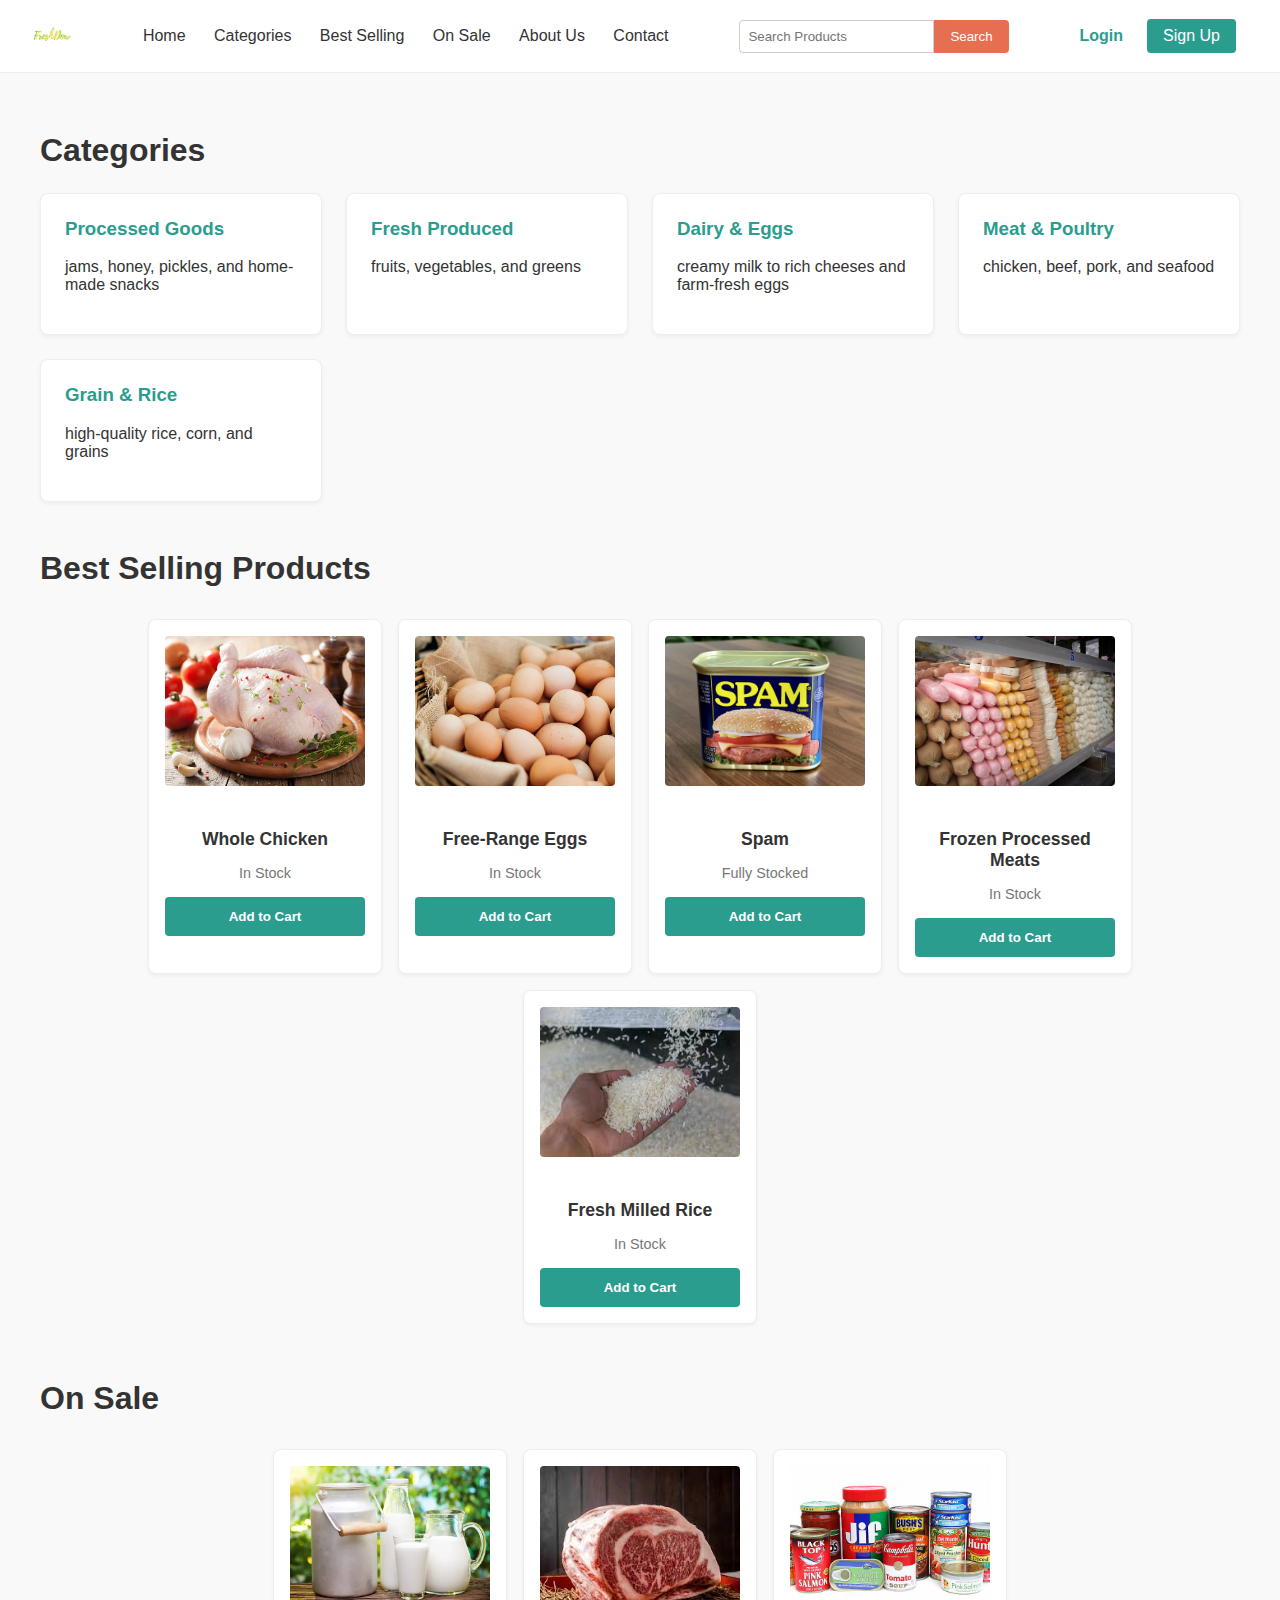
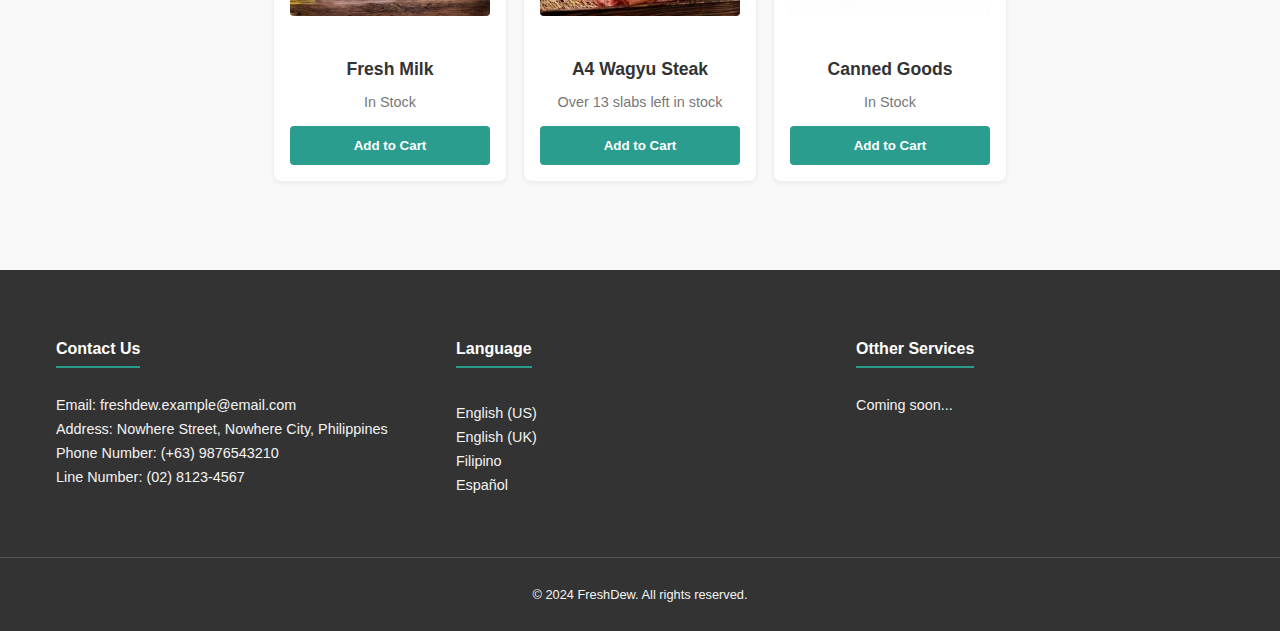
<file: index.html>
<!DOCTYPE html>
<html lang="en">
<head>
    <meta charset="UTF-8">
    <meta name="viewport" content="width=device-width, initial-scale=1.0">
    <title>FreshDew - Farm-Fresh Goods Delivery</title>
    <link rel="stylesheet" href="style.css">
</head>
<body>

    <header class="header">
        <div class="header-container">
            <a href="index.html" class="logo"><img src="images/FreshDew-NameLogo.png"></a>
            <nav class="nav-main">
                <a href="index.html">Home</a>
                <a href="index.html#categories">Categories</a>
                <a href="index.html#bestselling">Best Selling</a>
                <a href="index.html#onsale">On Sale</a>
                <a href="about.html">About Us</a>
                <a href="contact.html">Contact</a> </nav>
            <div class="search-bar">
                <input type="text" placeholder="Search Products">
                <button>Search</button>
            </div>
            <div class="nav-auth">
                <a href="login.html" class="login-btn">Login</a>
                <a href="signup.html" class="signup-btn">Sign Up</a>
            </div>
        </div>
    </header>

    <main class="container">
        <section id="categories" class="home-section">
            <h2>Categories</h2>
            <div id="category-grid" class="category-grid">
                <div class="category-card"><h3>Loading...</h3></div>
            </div>
        </section>

        <section id="bestselling" class="home-section">
            <h2>Best Selling Products</h2>
            <div id="bestselling-grid" class="product-grid">
                <p>Loading products...</p>
            </div>
        </section>

        <section id="onsale" class="home-section">
            <h2>On Sale</h2>
            <div id="onsale-grid" class="product-grid">
                <p>Loading products...</p>
            </div>
        </section>
    </main>

    <footer class="footer">
        <div class="footer-container">
            <div class="footer-section">
                <h4>Contact Us</h4>
                <p>Email: freshdew.example@email.com</p>
                <p>Address: Nowhere Street, Nowhere City, Philippines</p>
                <p>Phone Number: (+63) 9876543210</p>
                <p>Line Number: (02) 8123-4567</p>
            </div>
            <div class="footer-section">
                <h4>Language</h4>
                <ul class="language-list">
                    <li>English (US)</li>
                    <li>English (UK)</li>
                    <li>Filipino</li>
                    <li>Español</li>
                </ul>
            </div>
            <div class="footer-section">
                <h4>Otther Services</h4>
                <p>Coming soon...</p>
            </div>
        </div>
        <div class="footer-bottom">
            <p>&copy; 2024 FreshDew. All rights reserved.</p>
        </div>
    </footer>

    <script>
        document.addEventListener("DOMContentLoaded", () => {
    
            // --- MOCK DATA (based on PDF mockups) ---
            const categories = [
              { id: 1, name: "Processed Goods", desc: "jams, honey, pickles, and home-made snacks" },
              { id: 2, name: "Fresh Produced", desc: "fruits, vegetables, and greens" },
              { id: 3, name: "Dairy & Eggs", desc: "creamy milk to rich cheeses and farm-fresh eggs" },
              { id: 4, name: "Meat & Poultry", desc: "chicken, beef, pork, and seafood" },
              { id: 5, name: "Grain & Rice", desc: "high-quality rice, corn, and grains" },
            ];
            
            const bestSelling = [
              { id: 101, name: "Whole Chicken", stock: "In Stock", image: "images/Whole Chicken.jpg" },
              { id: 102, name: "Free-Range Eggs", stock: "In Stock", image: "images/Free-Range Eggs.jpg" },
              { id: 103, name: "Spam", stock: "Fully Stocked", image: "images/Spam.webp" },
              { id: 104, name: "Frozen Processed Meats", stock: "In Stock", image: "images/Frozen Processed Meats.webp" },
              { id: 105, name: "Fresh Milled Rice", stock: "In Stock", image: "images/Fresh Milled Rice.jfif" },
            ];
            
            const onSale = [
              { id: 201, name: "Fresh Milk", stock: "In Stock", image: "images/Fresh Milk.jpg" },
              { id: 202, name: "A4 Wagyu Steak", stock: "Over 13 slabs left in stock", image: "images/A4 Wagyu Steak.jfif" },
              { id: 203, name: "Canned Goods", stock: "In Stock", image: "images/Canned Goods.jpg" },
            ];
        
        
            // --- Helper function to create a product card HTML string ---
            function createProductCard(product) {
                // Use a placeholder if the image is missing
                const placeholder = 'https://placehold.co/200x150/f0f0f0/ccc?text=FreshDew';
                return `
                    <div class="product-card">
                        <img 
                            src="${product.image}" 
                            alt="${product.name}" 
                            class="product-image"
                            onerror="this.src='${placeholder}'; this.onerror=null;"
                        >
                        <h4 class="product-title">${product.name}</h4>
                        <p class="product-stock">${product.stock}</p>
                        <button class="product-add-btn">Add to Cart</button>
                    </div>
                `;
            }
        
            // --- Helper function to create a category card HTML string ---
            function createCategoryCard(category) {
                return `
                    <div class="category-card">
                        <h3>${category.name}</h3>
                        <p>${category.desc}</p>
                    </div>
                `;
            }
        
            // --- Function to load all data onto the Home Page ---
            function loadHomePageData() {
                const categoryGrid = document.getElementById("category-grid");
                const bestsellingGrid = document.getElementById("bestselling-grid");
                const onsaleGrid = document.getElementById("onsale-grid");
        
                // Check if we are on the Home Page (by checking if the grids exist)
                if (categoryGrid && bestsellingGrid && onsaleGrid) {
                    
                    // 1. Load Categories
                    let categoryHTML = '';
                    categories.forEach(cat => {
                        categoryHTML += createCategoryCard(cat);
                    });
                    categoryGrid.innerHTML = categoryHTML;
        
                    // 2. Load Best Selling
                    let bestsellingHTML = '';
                    bestSelling.forEach(prod => {
                        bestsellingHTML += createProductCard(prod);
                    });
                    bestsellingGrid.innerHTML = bestsellingHTML;
        
                    // 3. Load On Sale
                    let onsaleHTML = '';
                    onSale.forEach(prod => {
                        onsaleHTML += createProductCard(prod);
                    });
                    onsaleGrid.innerHTML = onsaleHTML;
                }
            }
        
            // Run the function to load the data
            loadHomePageData();
            
        });
    </script>
</body>
</html>
</file>
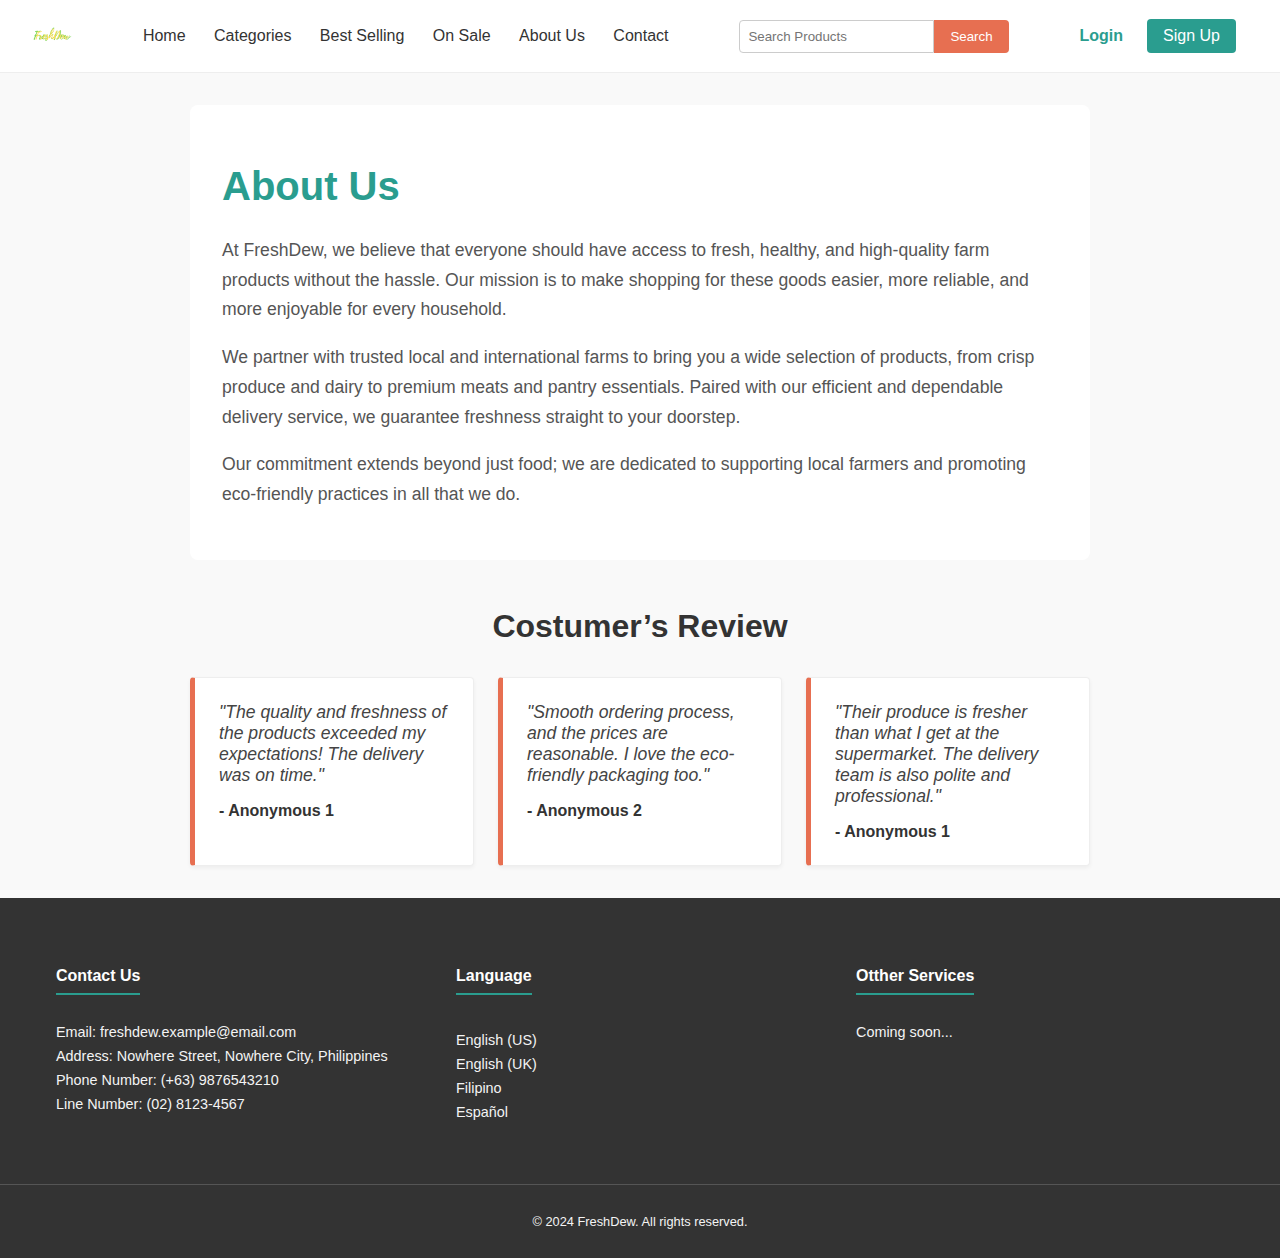
<file: about.html>
<!DOCTYPE html>
<html lang="en">
<head>
    <meta charset="UTF-8">
    <meta name="viewport" content="width=device-width, initial-scale=1.0">
    <title>About Us - FreshDew</title>
    <link rel="stylesheet" href="style.css">
</head>
<body>

    <header class="header">
        <div class="header-container">
            <a href="index.html" class="logo"><img src="images/FreshDew-NameLogo.png"></a>
            <nav class="nav-main">
                <a href="index.html">Home</a>
                <a href="index.html#categories">Categories</a>
                <a href="index.html#bestselling">Best Selling</a>
                <a href="index.html#onsale">On Sale</a>
                <a href="about.html">About Us</a>
                <a href="contact.html">Contact</a> </nav>
            <div class="search-bar">
                <input type="text" placeholder="Search Products">
                <button>Search</button>
            </div>
            <div class="nav-auth">
                <a href="login.html" class="login-btn">Login</a>
                <a href="signup.html" class="signup-btn">Sign Up</a>
            </div>
        </div>
    </header>

    <main class="container">
        <div class="about-container">
            <section class="about-mission">
                <h1>About Us</h1>
                <p>
                    At FreshDew, we believe that everyone should have access to fresh, 
                    healthy, and high-quality farm products without the hassle. Our 
                    mission is to make shopping for these goods easier, more reliable, 
                    and more enjoyable for every household.
                </p>
                <p>
                    We partner with trusted local and international farms to bring you 
                    a wide selection of products, from crisp produce and dairy to premium 
                    meats and pantry essentials. Paired with our efficient and dependable 
                    delivery service, we guarantee freshness straight to your doorstep.
                </p>
                <p>
                    Our commitment extends beyond just food; we are dedicated to supporting 
                    local farmers and promoting eco-friendly practices in all that we do.
                </p>
            </section>
    
            <section class="about-reviews">
                <h2>Costumer’s Review</h2>
                <div class="review-grid">
                    <div class="review-card">
                        <p class="review-quote">"The quality and freshness of the products exceeded my expectations! The delivery was on time."</p>
                        <span class="review-author">- Anonymous 1</span>
                    </div>
                    <div class="review-card">
                        <p class="review-quote">"Smooth ordering process, and the prices are reasonable. I love the eco-friendly packaging too."</p>
                        <span class="review-author">- Anonymous 2</span>
                    </div>
                    <div class="review-card">
                        <p class="review-quote">"Their produce is fresher than what I get at the supermarket. The delivery team is also polite and professional."</p>
                        <span class="review-author">- Anonymous 1</span>
                    </div>
                </div>
            </section>
        </div>
    </main>

    <footer class="footer">
        <div class="footer-container">
            <div class="footer-section">
                <h4>Contact Us</h4>
                <p>Email: freshdew.example@email.com</p>
                <p>Address: Nowhere Street, Nowhere City, Philippines</p>
                <p>Phone Number: (+63) 9876543210</p>
                <p>Line Number: (02) 8123-4567</p>
            </div>
            <div class="footer-section">
                <h4>Language</h4>
                <ul class="language-list">
                    <li>English (US)</li>
                    <li>English (UK)</li>
                    <li>Filipino</li>
                    <li>Español</li>
                </ul>
            </div>
            <div class="footer-section">
                <h4>Otther Services</h4>
                <p>Coming soon...</p>
            </div>
        </div>
        <div class="footer-bottom">
            <p>&copy; 2024 FreshDew. All rights reserved.</p>
        </div>
    </footer>

</body>
</html>
</file>
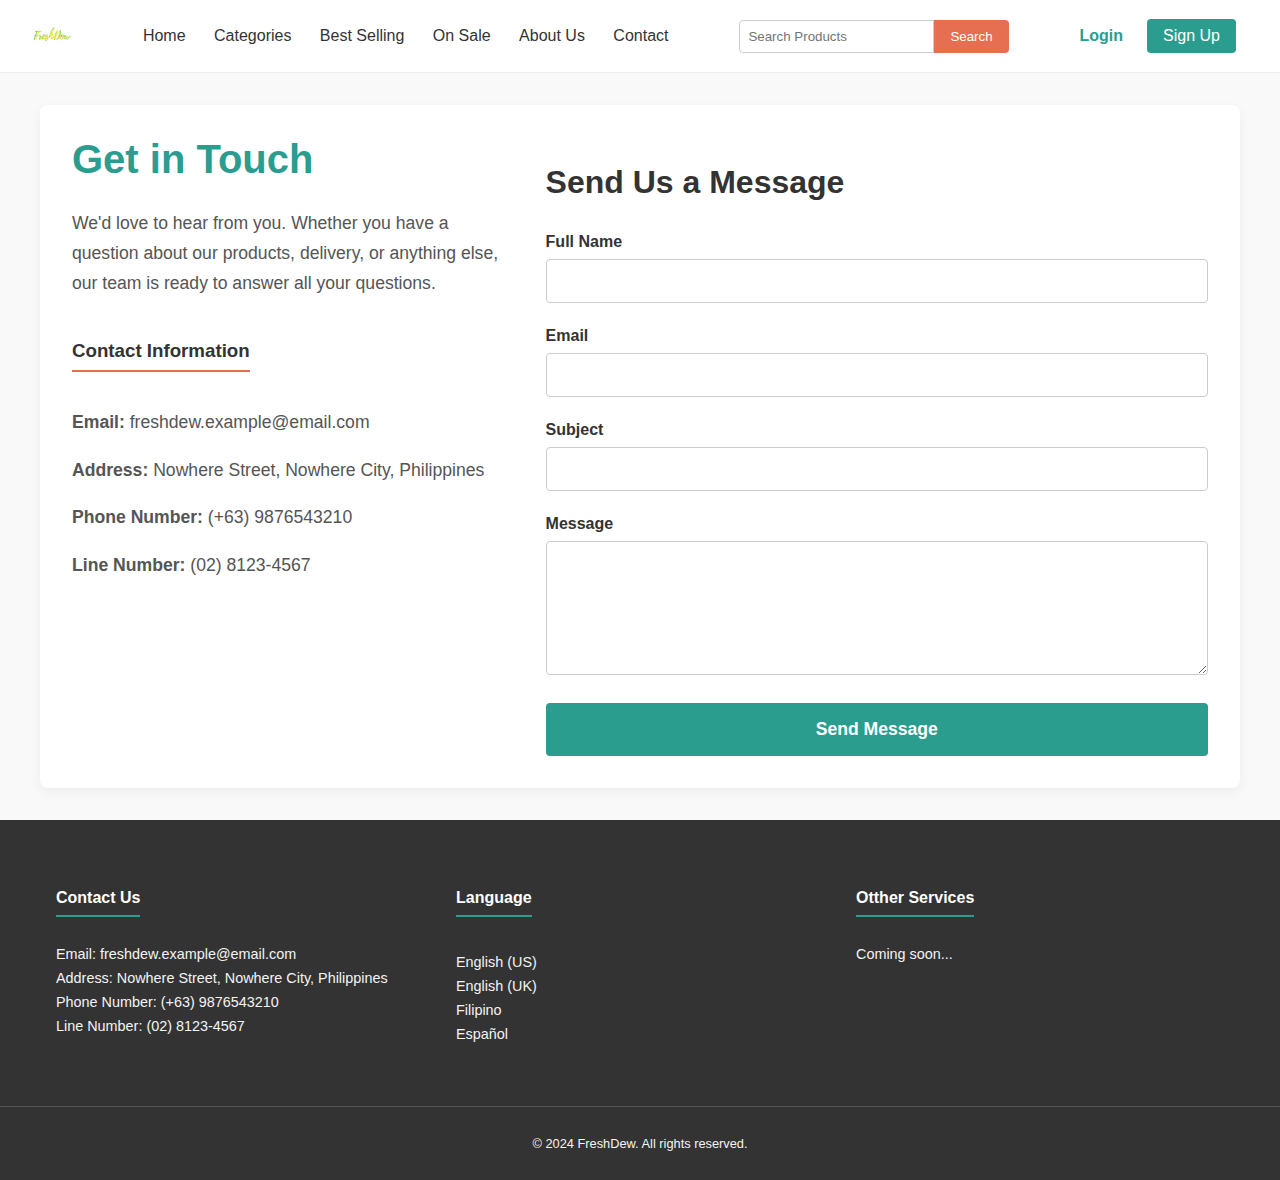
<file: contact.html>
<!DOCTYPE html>
<html lang="en">
<head>
    <meta charset="UTF-8">
    <meta name="viewport" content="width=device-width, initial-scale=1.0">
    <title>Contact Us - FreshDew</title>
    <link rel="stylesheet" href="style.css">
</head>
<body>

    <!-- ======== HEADER ======== -->
    <header class="header">
        <div class="header-container">
            <a href="index.html" class="logo"><img src="images/FreshDew-NameLogo.png"></a>
            <nav class="nav-main">
                <a href="index.html">Home</a>
                <a href="index.html#categories">Categories</a>
                <a href="index.html#bestselling">Best Selling</a>
                <a href="index.html#onsale">On Sale</a>
                <a href="about.html">About Us</a>
                <a href="contact.html">Contact</a> <!-- New link -->
            </nav>
            <div class="search-bar">
                <input type="text" placeholder="Search Products">
                <button>Search</button>
            </div>
            <div class="nav-auth">
                <!-- This part would be dynamic in PHP, but is static in HTML -->
                <a href="login.html" class="login-btn">Login</a>
                <a href="signup.html" class="signup-btn">Sign Up</a>
            </div>
        </div>
    </header>

    <!-- ======== MAIN CONTENT ======== -->
    <main class="container">
        <div class="contact-container">
            <div class="contact-info">
                <h1>Get in Touch</h1>
                <p>We'd love to hear from you. Whether you have a question about our products, delivery, or anything else, our team is ready to answer all your questions.</p>
                
                <h3>Contact Information</h3>
                <p><strong>Email:</strong> freshdew.example@email.com</p>
                <p><strong>Address:</strong> Nowhere Street, Nowhere City, Philippines</p>
                <p><strong>Phone Number:</strong> (+63) 9876543210</p>
                <p><strong>Line Number:</strong> (02) 8123-4567</p>
            </div>

            <form class="contact-form" action="#" method="POST">
                <h2>Send Us a Message</h2>
                <div class="form-group">
                    <label for="name">Full Name</label>
                    <input type="text" id="name" name="name" required>
                </div>
                <div class="form-group">
                    <label for="email">Email</label>
                    <input type="email" id="email" name="email" required>
                </div>
                <div class="form-group">
                    <label for="subject">Subject</label>
                    <input type="text" id="subject" name="subject" required>
                </div>
                <div class="form-group">
                    <label for="message">Message</label>
                    <textarea id="message" name="message" rows="6" required></textarea>
                </div>
                <button type="submit" class="login-submit-btn">Send Message</button>
            </form>
        </div>
    </main>

    <!-- ======== FOOTER ======== -->
    <footer class="footer">
        <div class="footer-container">
            <div class="footer-section">
                <h4>Contact Us</h4>
                <p>Email: freshdew.example@email.com</p>
                <p>Address: Nowhere Street, Nowhere City, Philippines</p>
                <p>Phone Number: (+63) 9876543210</p>
                <p>Line Number: (02) 8123-4567</p>
            </div>
            <div class="footer-section">
                <h4>Language</h4>
                <ul class="language-list">
                    <li>English (US)</li>
                    <li>English (UK)</li>
                    <li>Filipino</li>
                    <li>Español</li>
                </ul>
            </div>
            <div class="footer-section">
                <h4>Otther Services</h4>
                <p>Coming soon...</p>
            </div>
        </div>
        <div class="footer-bottom">
            <p>&copy; 2024 FreshDew. All rights reserved.</p>
        </div>
    </footer>

</body>
</html>
</file>
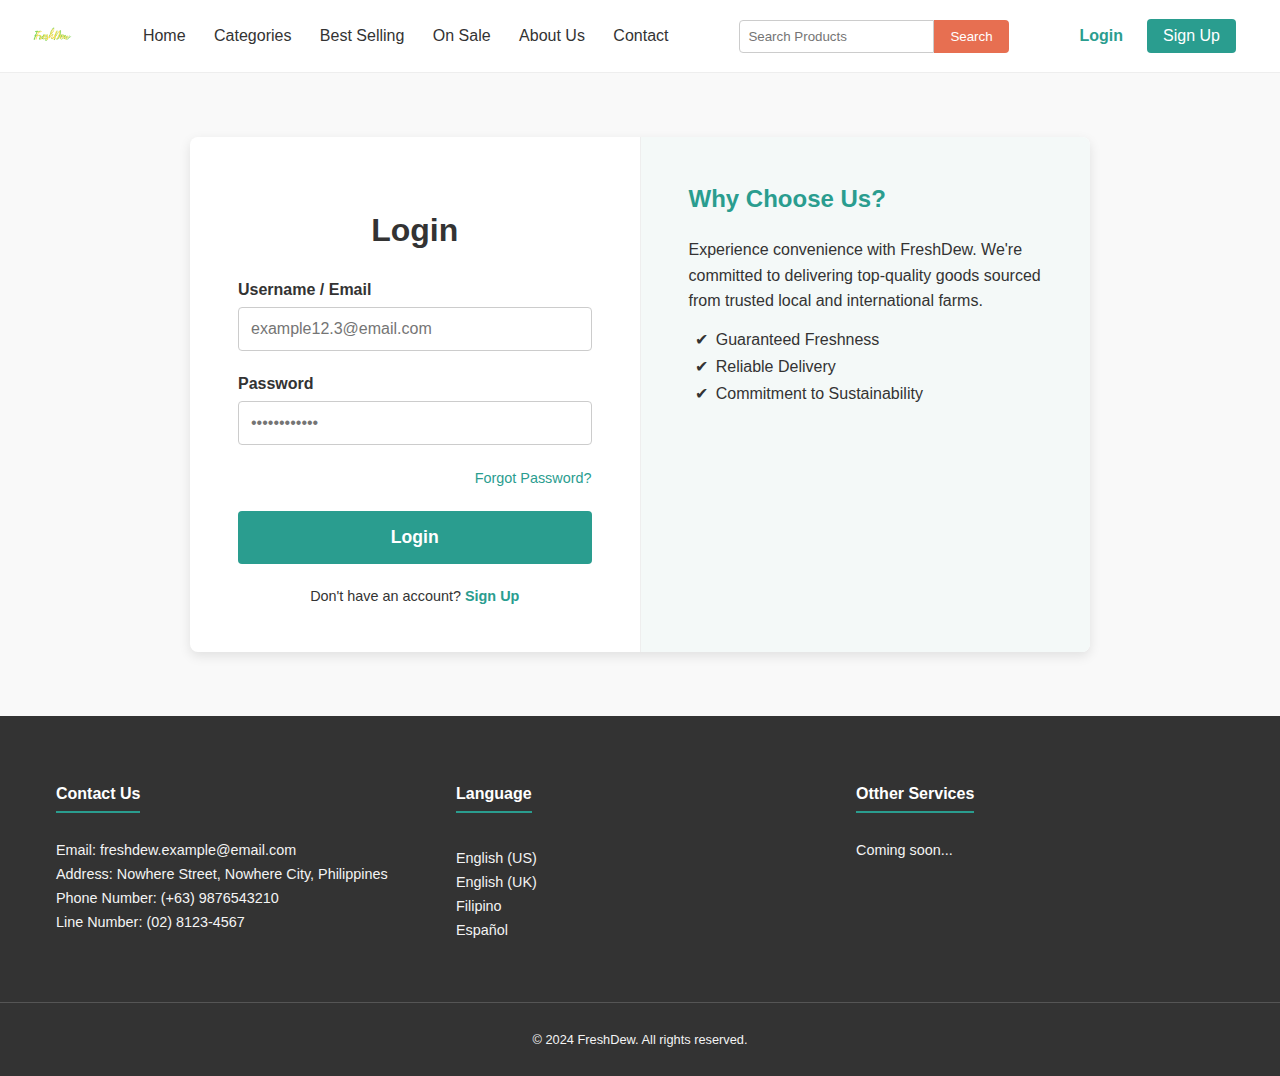
<file: login.html>
<!DOCTYPE html>
<html lang="en">
<head>
    <meta charset="UTF-8">
    <meta name="viewport" content="width=device-width, initial-scale=1.0">
    <title>Login - FreshDew</title>
    <link rel="stylesheet" href="style.css">
</head>
<body>

    <header class="header">
        <div class="header-container">
            <a href="index.html" class="logo"><img src="images/FreshDew-NameLogo.png"></a>
            <nav class="nav-main">
                <a href="index.html">Home</a>
                <a href="index.html#categories">Categories</a>
                <a href="index.html#bestselling">Best Selling</a>
                <a href="index.html#onsale">On Sale</a>
                <a href="about.html">About Us</a>
                <a href="contact.html">Contact</a> </nav>
            <div class="search-bar">
                <input type="text" placeholder="Search Products">
                <button>Search</button>
            </div>
            <div class="nav-auth">
                <a href="login.html" class="login-btn">Login</a>
                <a href="signup.html" class="signup-btn">Sign Up</a>
            </div>
        </div>
    </header>

    <main>
        <div class="login-page">
            <div class="login-container">
                
                <form class="login-form" method="POST" action="login.php">
                    <h2>Login</h2>

                    <div class="form-group">
                        <label for="username">Username / Email</label>
                        <input type="text" id="username" name="username" placeholder="example12.3@email.com">
                    </div>
                    <div class="form-group">
                        <label for="password">Password</label>
                        <input type="password" id="password" name="password" placeholder="••••••••••••">
                    </div>
                    <div class="form-options">
                        <a href="#">Forgot Password?</a>
                    </div>
                    <button type="submit" class="login-submit-btn">Login</button>
                    <div class="form-redirect">
                        <p>Don't have an account? <a href="signup.html">Sign Up</a></p>
                    </div>
                </form>
                
                <div class="why-choose-us">
                    <h3>Why Choose Us?</h3>
                    <p>
                        Experience convenience with FreshDew. We're committed to delivering 
                        top-quality goods sourced from trusted local and international farms.
                    </p>
                    <ul>
                        <li>Guaranteed Freshness</li>
                        <li>Reliable Delivery</li>
                        <li>Commitment to Sustainability</li>
                    </ul>
                </div>
            </div>
        </div>
    </main>

    <footer class="footer">
        <div class="footer-container">
            <div class="footer-section">
                <h4>Contact Us</h4>
                <p>Email: freshdew.example@email.com</p>
                <p>Address: Nowhere Street, Nowhere City, Philippines</p>
                <p>Phone Number: (+63) 9876543210</p>
                <p>Line Number: (02) 8123-4567</p>
            </div>
            <div class="footer-section">
                <h4>Language</h4>
                <ul class="language-list">
                    <li>English (US)</li>
                    <li>English (UK)</li>
                    <li>Filipino</li>
                    <li>Español</li>
                </ul>
            </div>
            <div class="footer-section">
                <h4>Otther Services</h4>
                <p>Coming soon...</p>
            </div>
        </div>
        <div class="footer-bottom">
            <p>&copy; 2024 FreshDew. All rights reserved.</p>
        </div>
    </footer>

</body>
</html>
</file>
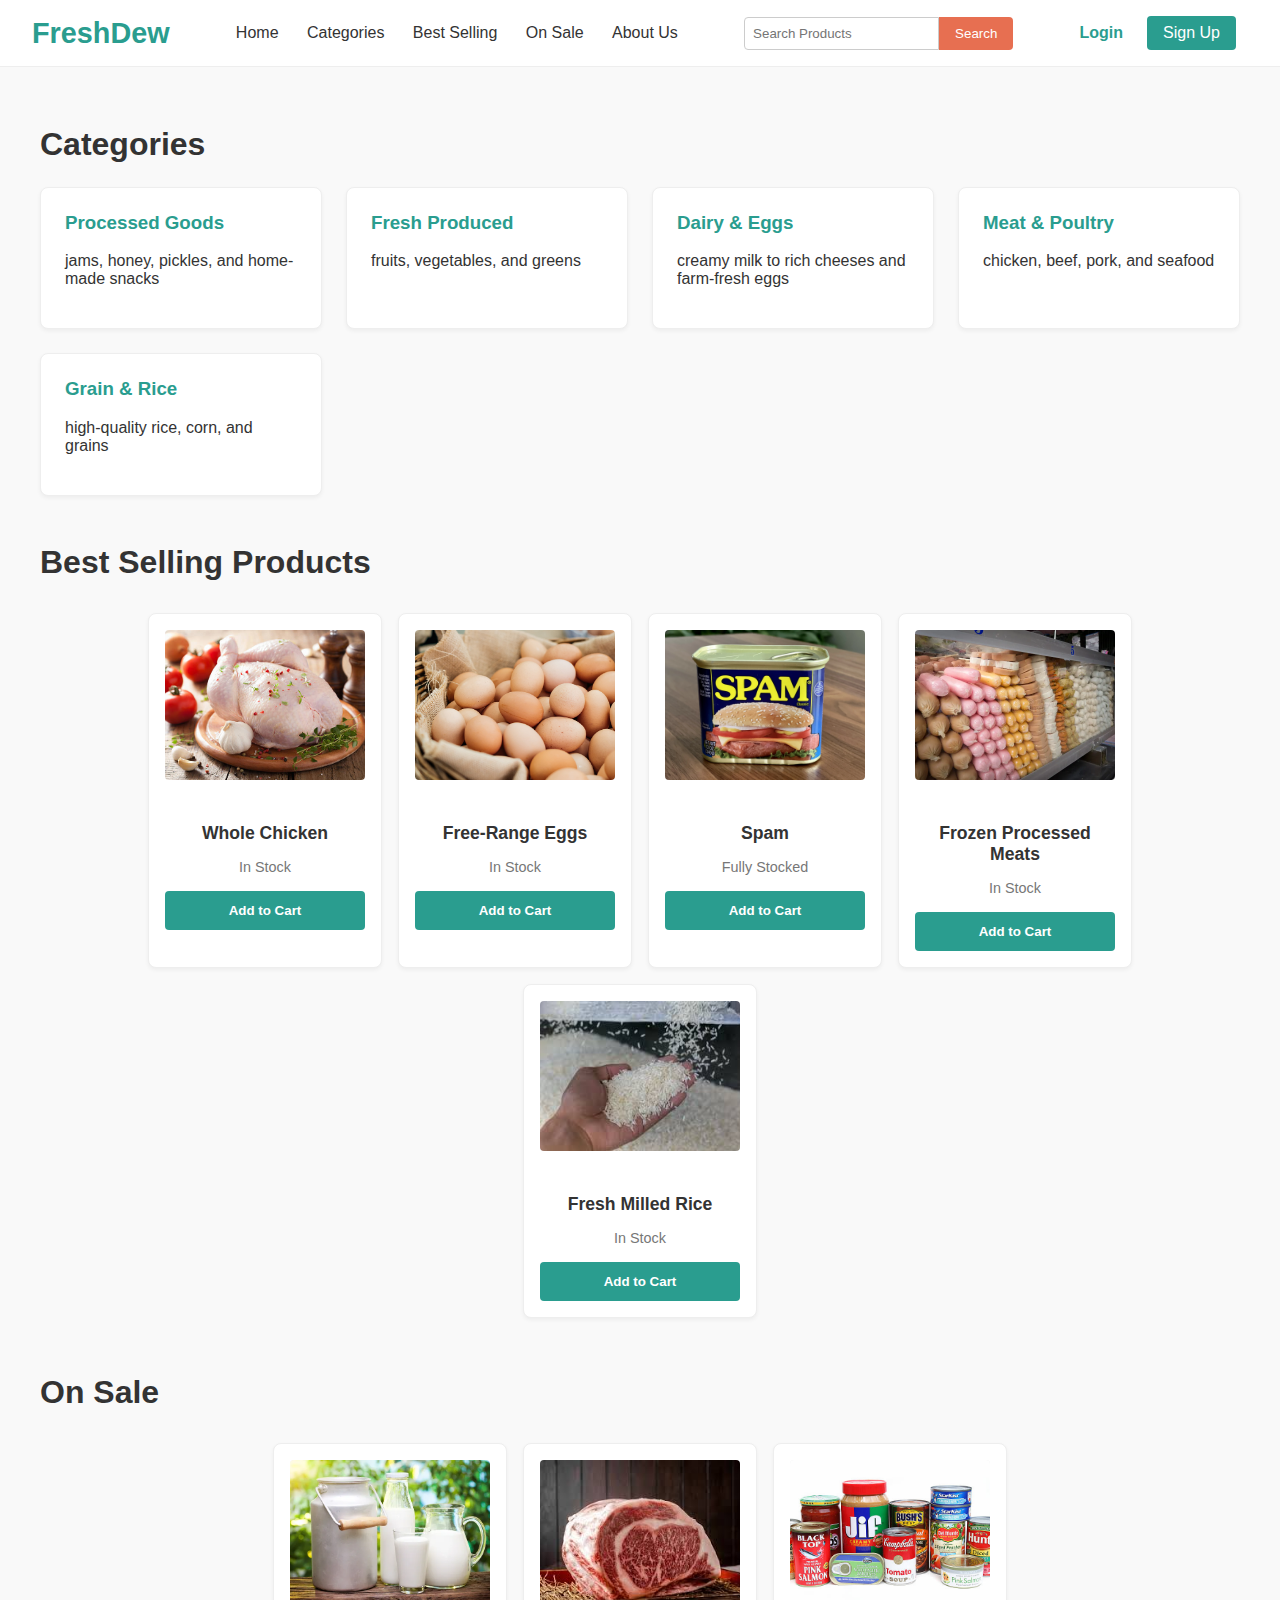
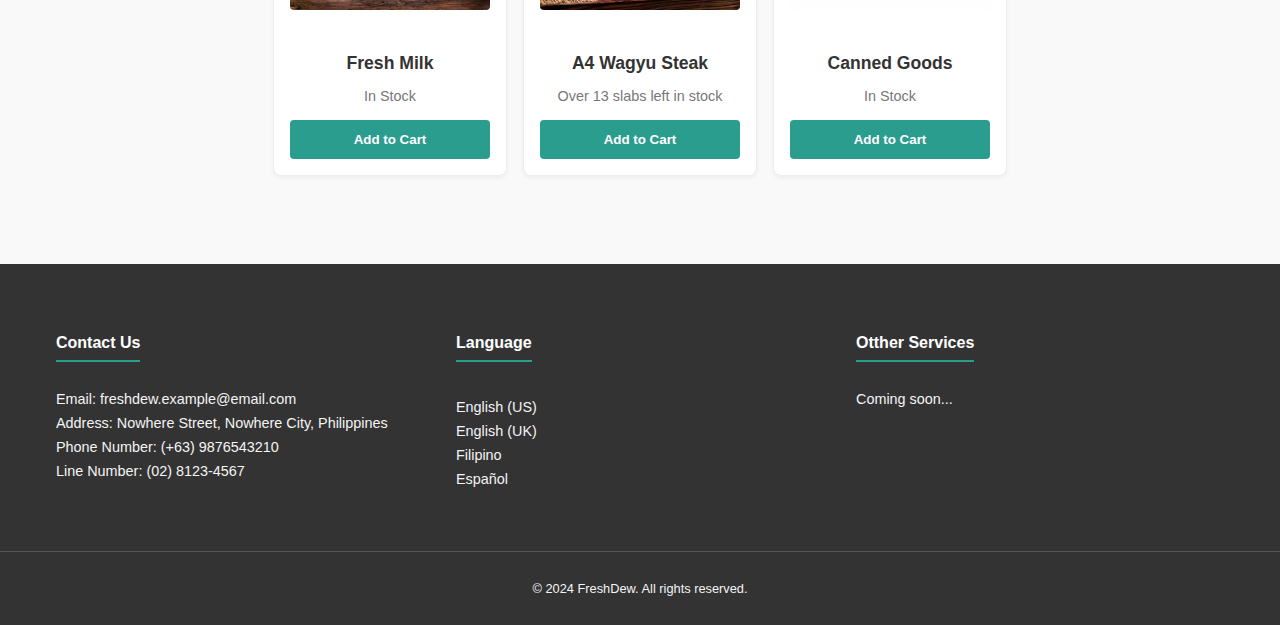
<file: main.html>
<!DOCTYPE html>
<html lang="en">
<head>
    <meta charset="UTF-8">
    <meta name="viewport" content="width=device-width, initial-scale=1.0">
    <title>FreshDew - Farm-Fresh Goods Delivery</title>
    <link rel="stylesheet" href="main.css">
</head>
<body>

    <!-- ======== HEADER (NOW DYNAMIC) ======== -->
    <header class="header">
        <div class="header-container">
            <a href="main.html" class="logo">FreshDew</a>
            <nav class="nav-main">
                <a href="main.html">Home</a>
                <a href="main.html#categories">Categories</a>
                <a href="main.html#bestselling">Best Selling</a>
                <a href="main.html#onsale">On Sale</a>
                <a href="about.html">About Us</a>
            </nav>
            <div class="search-bar">
                <input type="text" placeholder="Search Products">
                <button>Search</button>
            </div>
            <div class="nav-auth">
                                    <!-- User is logged out -->
                    <a href="login.html" class="login-btn">Login</a>
                    <a href="signup.html" class="signup-btn">Sign Up</a>
                            </div>
        </div>
    </header>

    <!-- ======== MAIN CONTENT ======== -->
    <main class="container">
        <section id="categories" class="home-section">
            <h2>Categories</h2>
            <div id="category-grid" class="category-grid">
                <!-- Categories will be loaded by JavaScript -->
            </div>
        </section>

        <section id="bestselling" class="home-section">
            <h2>Best Selling Products</h2>
            <div id="bestselling-grid" class="product-grid">
                <!-- Products will be loaded by JavaScript -->
            </div>
        </section>

        <section id="onsale" class="home-section">
            <h2>On Sale</h2>
            <div id="onsale-grid" class="product-grid">
                <!-- Products will be loaded by JavaScript -->
            </div>
        </section>
    </main>

    <!-- ======== FOOTER ======== -->
    <footer class="footer">
        <div class="footer-container">
            <div class="footer-section">
                <h4>Contact Us</h4>
                <p>Email: freshdew.example@email.com</p>
                <p>Address: Nowhere Street, Nowhere City, Philippines</p>
                <p>Phone Number: (+63) 9876543210</p>
                <p>Line Number: (02) 8123-4567</p>
            </div>
            <div class="footer-section">
                <h4>Language</h4>
                <ul class="language-list">
                    <li>English (US)</li>
                    <li>English (UK)</li>
                    <li>Filipino</li>
                    <li>Español</li>
                </ul>
            </div>
            <div class="footer-section">
                <h4>Otther Services</h4>
                <p>Coming soon...</p>
            </div>
        </div>
        <div class="footer-bottom">
            <p>&copy; 2024 FreshDew. All rights reserved.</p>
        </div>
    </footer>

    <!-- Link to JavaScript (no change needed here) -->
    <script>
        // Wait for the HTML document to be fully loaded before running script
document.addEventListener("DOMContentLoaded", () => {

    // --- MOCK DATA (based on PDF mockups) ---
    // In a real app, this would come from a database via an API
    
    const categories = [
      { id: 1, name: "Processed Goods", desc: "jams, honey, pickles, and home-made snacks" },
      { id: 2, name: "Fresh Produced", desc: "fruits, vegetables, and greens" },
      { id: 3, name: "Dairy & Eggs", desc: "creamy milk to rich cheeses and farm-fresh eggs" },
      { id: 4, name: "Meat & Poultry", desc: "chicken, beef, pork, and seafood" },
      { id: 5, name: "Grain & Rice", desc: "high-quality rice, corn, and grains" },
    ];
    
    const bestSelling = [
      { id: 101, name: "Whole Chicken", stock: "In Stock", image: "images/Whole Chicken.jpg" },
      { id: 102, name: "Free-Range Eggs", stock: "In Stock", image: "images/Free-Range Eggs.jpg" },
      { id: 103, name: "Spam", stock: "Fully Stocked", image: "images/Spam.webp" },
      { id: 104, name: "Frozen Processed Meats", stock: "In Stock", image: "images/Frozen Processed Meats.webp" },
      { id: 105, name: "Fresh Milled Rice", stock: "In Stock", image: "images/Fresh Milled Rice.jfif"},
    ];
    
    const onSale = [
      { id: 201, name: "Fresh Milk", stock: "In Stock", image: "images/Fresh Milk.jpg" },
      { id: 202, name: "A4 Wagyu Steak", stock: "Over 13 slabs left in stock", image: "images/A4 Wagyu Steak.jfif" },
      { id: 203, name: "Canned Goods", stock: "In Stock", image: "images/Canned Goods.jpg" },
    ];


    // --- Helper function to create a product card HTML string ---
    function createProductCard(product) {
        return `
            <div class="product-card">
                <img src="${product.image}" alt="${product.name}" class="product-image" onerror="this.src='https://placehold.co/200x150/f0f0f0/ccc?text=Image+Not+Found';">
                <h4 class="product-title">${product.name}</h4>
                <p class="product-stock">${product.stock}</p>
                <button class="product-add-btn">Add to Cart</button>
            </div>
        `;
    }

    // --- Helper function to create a category card HTML string ---
    function createCategoryCard(category) {
        return `
            <div class="category-card">
                <h3>${category.name}</h3>
                <p>${category.desc}</p>
            </div>
        `;
    }

    // --- Function to load all data onto the Home Page ---
    function loadHomePageData() {
        const categoryGrid = document.getElementById("category-grid");
        const bestsellingGrid = document.getElementById("bestselling-grid");
        const onsaleGrid = document.getElementById("onsale-grid");

        // Check if we are on the Home Page (by checking if the grids exist)
        if (categoryGrid && bestsellingGrid && onsaleGrid) {
            
            // 1. Load Categories
            let categoryHTML = '';
            categories.forEach(cat => {
                categoryHTML += createCategoryCard(cat);
            });
            categoryGrid.innerHTML = categoryHTML;

            // 2. Load Best Selling
            let bestsellingHTML = '';
            bestSelling.forEach(prod => {
                bestsellingHTML += createProductCard(prod);
            });
            bestsellingGrid.innerHTML = bestsellingHTML;

            // 3. Load On Sale
            let onsaleHTML = '';
            onSale.forEach(prod => {
                onsaleHTML += createProductCard(prod);
            });
            onsaleGrid.innerHTML = onsaleHTML;
        }
    }

    // Run the function to load the data
    loadHomePageData();
    
});
    </script>
</body>
</html>
</file>
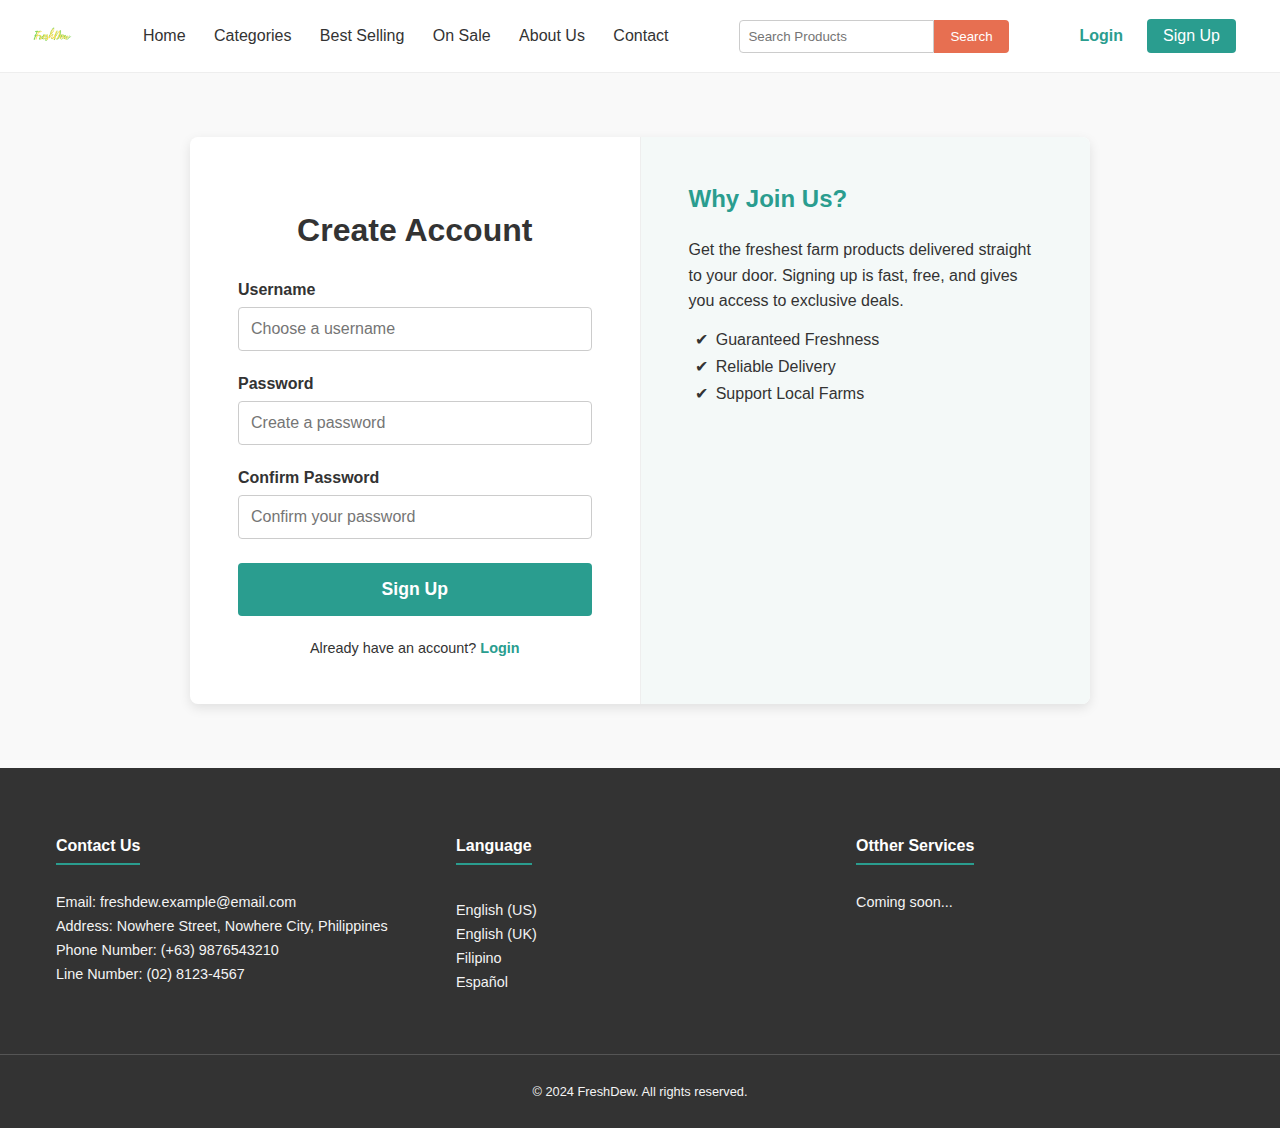
<file: signup.html>
<!DOCTYPE html>
<html lang="en">
<head>
    <meta charset="UTF-8">
    <meta name="viewport" content="width=device-width, initial-scale=1.0">
    <title>Sign Up - FreshDew</title>
    <link rel="stylesheet" href="style.css">
</head>
<body>

    <header class="header">
        <div class="header-container">
            <a href="index.html" class="logo"><img src="images/FreshDew-NameLogo.png"></a>
            <nav class="nav-main">
                <a href="index.html">Home</a>
                <a href="index.html#categories">Categories</a>
                <a href="index.html#bestselling">Best Selling</a>
                <a href="index.html#onsale">On Sale</a>
                <a href="about.html">About Us</a>
                <a href="contact.html">Contact</a> </nav>
            <div class="search-bar">
                <input type="text" placeholder="Search Products">
                <button>Search</button>
            </div>
            <div class="nav-auth">
                <a href="login.html" class="login-btn">Login</a>
                <a href="signup.html" class="signup-btn">Sign Up</a>
            </div>
        </div>
    </header>

    <main>
        <div class="login-page">
            <div class="login-container">
                
                <form class="login-form" method="POST" action="signup.php">
                    <h2>Create Account</h2>

                    <div class="form-group">
                        <label for="username">Username</label>
                        <input type="text" id="username" name="username" placeholder="Choose a username">
                    </div>
                    <div class="form-group">
                        <label for="password">Password</label>
                        <input type="password" id="password" name="password" placeholder="Create a password">
                    </div>
                    <div class="form-group">
                        <label for="confirm_password">Confirm Password</label>
                        <input type="password" id="confirm_password" name="confirm_password" placeholder="Confirm your password">
                    </div>

                    <button type="submit" class="login-submit-btn">Sign Up</button>

                    <div class="form-redirect">
                        <p>Already have an account? <a href="login.html">Login</a></p>
                    </div>
                </form>
                
                <div class="why-choose-us">
                    <h3>Why Join Us?</h3>
                    <p>
                        Get the freshest farm products delivered straight to your door. 
                        Signing up is fast, free, and gives you access to exclusive deals.
                    </p>
                    <ul>
                        <li>Guaranteed Freshness</li>
                        <li>Reliable Delivery</li>
                        <li>Support Local Farms</li>
                    </ul>
                </div>
            </div>
        </div>
    </main>

    <footer class="footer">
        <div class="footer-container">
            <div class="footer-section">
                <h4>Contact Us</h4>
                <p>Email: freshdew.example@email.com</p>
                <p>Address: Nowhere Street, Nowhere City, Philippines</p>
                <p>Phone Number: (+63) 9876543210</p>
                <p>Line Number: (02) 8123-4567</p>
            </div>
            <div class="footer-section">
                <h4>Language</h4>
                <ul class="language-list">
                    <li>English (US)</li>
                    <li>English (UK)</li>
                    <li>Filipino</li>
                    <li>Español</li>
                </ul>
            </div>
            <div class="footer-section">
                <h4>Otther Services</h4>
                <p>Coming soon...</p>
            </div>
        </div>
        <div class="footer-bottom">
            <p>&copy; 2024 FreshDew. All rights reserved.</p>
        </div>
    </footer>

</body>
</html>
</file>
<file: style.css>
/* ======== GLOBAL STYLES ======== */
body {
    margin: 0;
    font-family: -apple-system, BlinkMacSystemFont, 'Segoe UI', 'Roboto', 'Oxygen',
      'Ubuntu', 'Cantarell', 'Fira Sans', 'Droid Sans', 'Helvetica Neue',
      sans-serif;
    -webkit-font-smoothing: antialiased;
    -moz-osx-font-smoothing: grayscale;
    background-color: #f9f9f9;
    color: #333;
    display: flex;
    flex-direction: column;
    min-height: 100vh;
}
  
main {
    flex-grow: 1;
}

.container {
    max-width: 1200px;
    margin: 0 auto;
    padding: 2rem 1rem;
}
  
/* ======== HEADER ======== */
.header {
    background-color: #fff;
    border-bottom: 1px solid #eee;
    padding: 1rem 2rem;
}
  
.header-container {
    display: flex;
    align-items: center;
    justify-content: space-between;
    max-width: 1400px;
    margin: 0 auto;
}
  
/* === LOGO STYLES (UPDATED FOR IMAGE) === */
.logo {
    /* This makes sure the link itself doesn't have extra space */
    display: flex; 
    align-items: center;
}

.logo img {
    height: 40px; /* Adjust this value to size your logo */
    width: auto;  /* Maintains aspect ratio */
    object-fit: contain; /* Prevents stretching */
}
  
.nav-main a, .nav-auth a {
    margin: 0 0.75rem;
    text-decoration: none;
    color: #333;
    font-weight: 500;
}

.nav-main a:hover, .nav-auth a:hover, .nav-main a.active {
    color: #2a9d8f;
}
  
.search-bar {
    display: flex;
}
  
.search-bar input {
    padding: 0.5rem;
    border: 1px solid #ccc;
    border-radius: 4px 0 0 4px;
}
  
.search-bar button {
    padding: 0.5rem 1rem;
    border: none;
    background-color: #e76f51; /* Accent color */
    color: white;
    border-radius: 0 4px 4px 0;
    cursor: pointer;
}
  
.nav-auth {
    display: flex;
    align-items: center;
}

.nav-auth .login-btn {
    color: #2a9d8f;
    font-weight: bold;
}
  
.nav-auth .signup-btn {
    background-color: #2a9d8f;
    color: white;
    padding: 0.5rem 1rem;
    border-radius: 4px;
}

.nav-auth .signup-btn:hover {
    background-color: #248a7f;
    color: white;
}

.nav-auth .welcome-msg {
    margin: 0 1rem;
    color: #555;
    font-weight: bold;
}

/* ======== FOOTER ======== */
.footer {
    background-color: #333;
    color: #f4f4f4;
    padding: 2rem 0 1rem;
    margin-top: auto; /* Pushes footer to bottom */
}
  
.footer-container {
    display: flex;
    justify-content: space-around;
    max-width: 1200px;
    margin: 0 auto;
    padding: 0 1rem;
    flex-wrap: wrap;
}
  
.footer-section {
    flex: 1;
    min-width: 250px;
    margin: 1rem;
}
  
.footer-section h4 {
    color: #fff;
    border-bottom: 2px solid #2a9d8f; /* Fresh green */
    padding-bottom: 0.5rem;
    display: inline-block;
}
  
.footer-section p {
    margin: 0.5rem 0;
    font-size: 0.9rem;
}
  
.language-list {
    list-style: none;
    padding: 0;
}
  
.language-list li {
    margin: 0.5rem 0;
    font-size: 0.9rem;
    cursor: pointer;
}
  
.language-list li:hover {
    color: #2a9d8f;
}
  
.footer-bottom {
    text-align: center;
    margin-top: 2rem;
    padding-top: 1rem;
    border-top: 1px solid #555;
    font-size: 0.8rem;
}

/* ======== PRODUCT CARD (Reusable) ======== */
.product-card {
    border: 1px solid #eee;
    border-radius: 8px;
    background: #fff;
    padding: 1rem;
    margin: 0.5rem;
    width: 200px;
    text-align: center;
    box-shadow: 0 2px 4px rgba(0,0,0,0.05);
}
  
.product-image {
    width: 100%;
    height: 150px;
    object-fit: cover; /* This makes the image cover the space without stretching */
    border-radius: 4px;
    margin-bottom: 1rem;
    background-color: #f0f0f0; /* Fallback color while image loads */
}
  
.product-title {
    font-size: 1.1rem;
    color: #333;
    margin-bottom: 0.5rem;
}
  
.product-stock {
    font-size: 0.9rem;
    color: #777;
    margin-bottom: 1rem;
}
  
.product-add-btn {
    background-color: #2a9d8f;
    color: white;
    border: none;
    padding: 0.75rem 1rem;
    border-radius: 4px;
    cursor: pointer;
    font-weight: bold;
    width: 100%;
}
  
.product-add-btn:hover {
    background-color: #248a7f;
}

/* ======== HOME PAGE ======== */
.home-section {
    margin-bottom: 3rem;
}
  
.home-section h2 {
    font-size: 2rem;
    color: #333;
    margin-bottom: 1.5rem;
}
  
.category-grid {
    display: grid;
    grid-template-columns: repeat(auto-fit, minmax(250px, 1fr));
    gap: 1.5rem;
}
  
.category-card {
    background: #fff;
    border: 1px solid #eee;
    padding: 1.5rem;
    border-radius: 8px;
    box-shadow: 0 2px 4px rgba(0,0,0,0.05);
}
  
.category-card h3 {
    color: #2a9d8f;
    margin-top: 0;
}
  
.product-grid {
    display: flex;
    flex-wrap: wrap;
    justify-content: center; /* Center products */
}

/* ======== LOGIN & SIGNUP PAGES ======== */
.login-page {
    display: flex;
    justify-content: center;
    align-items: center;
    padding: 4rem 1rem;
}
  
.login-container {
    display: flex;
    max-width: 900px;
    background: #fff;
    border-radius: 8px;
    box-shadow: 0 4px 12px rgba(0,0,0,0.1);
    overflow: hidden;
}
  
.login-form {
    flex: 1;
    padding: 3rem;
}
  
.login-form h2 {
    text-align: center;
    font-size: 2rem;
    color: #333;
    margin-bottom: 2rem;
}

.login-error {
    background-color: #f8d7da;
    color: #721c24;
    border: 1px solid #f5c6cb;
    padding: 0.75rem 1.25rem;
    border-radius: 4px;
    margin-bottom: 1rem;
    text-align: center;
}

.login-success {
    background-color: #d4edda;
    color: #155724;
    border: 1px solid #c3e6cb;
    padding: 0.75rem 1.25rem;
    border-radius: 4px;
    margin-bottom: 1rem;
    text-align: center;
}
  
.form-group {
    margin-bottom: 1.5rem;
}
  
.form-group label {
    display: block;
    margin-bottom: 0.5rem;
    font-weight: 600;
}
  
.form-group input,
.form-group textarea {
    width: 100%;
    padding: 0.75rem;
    font-size: 1rem;
    border: 1px solid #ccc;
    border-radius: 4px;
    box-sizing: border-box; /* Ensures padding doesn't affect width */
    font-family: inherit;
}

.form-group textarea {
    resize: vertical;
}

.form-error {
    color: #721c24;
    font-size: 0.9rem;
    padding-top: 5px;
}

/* Highlight fields with errors */
.form-group.has-error input {
    border-color: #721c24;
}
  
.form-options {
    text-align: right;
    margin-bottom: 1.5rem;
}
  
.form-options a {
    color: #2a9d8f;
    text-decoration: none;
    font-size: 0.9rem;
}
  
.login-submit-btn {
    width: 100%;
    padding: 1rem;
    font-size: 1.1rem;
    font-weight: bold;
    color: white;
    background-color: #2a9d8f;
    border: none;
    border-radius: 4px;
    cursor: pointer;
}

.form-redirect {
    text-align: center;
    margin-top: 1.5rem;
}
.form-redirect p {
    margin: 0;
    font-size: 0.9rem;
}
.form-redirect a {
    color: #2a9d8f;
    font-weight: bold;
    text-decoration: none;
}
  
.why-choose-us {
    flex: 1;
    background-color: #f4f9f8;
    padding: 3rem;
    border-left: 1px solid #eee;
    min-width: 300px;
    box-sizing: border-box;
}
  
.why-choose-us h3 {
    color: #2a9d8f;
    font-size: 1.5rem;
    margin-top: 0;
}
  
.why-choose-us p {
    line-height: 1.6;
}
  
.why-choose-us ul {
    list-style: '✔';
    padding-left: 1.2rem;
}
  
.why-choose-us li {
    padding-left: 0.5rem;
    margin-bottom: 0.5rem;
}

/* ======== ABOUT PAGE ======== */
.about-container {
    max-width: 900px;
}
  
.about-mission {
    background: #fff;
    padding: 2rem;
    border-radius: 8px;
    margin-bottom: 3rem;
}
  
.about-mission h1 {
    color: #2a9d8f;
    font-size: 2.5rem;
}
  
.about-mission p {
    font-size: 1.1rem;
    line-height: 1.7;
    color: #555;
}
  
.about-reviews h2 {
    font-size: 2rem;
    text-align: center;
    margin-bottom: 2rem;
}
  
.review-grid {
    display: grid;
    grid-template-columns: repeat(auto-fit, minmax(280px, 1fr));
    gap: 1.5rem;
}
  
.review-card {
    background: #fff;
    border: 1px solid #eee;
    border-left: 5px solid #e76f51; /* Accent color */
    padding: 1.5rem;
    border-radius: 4px;
    box-shadow: 0 2px 4px rgba(0,0,0,0.05);
}
  
.review-quote {
    font-style: italic;
    font-size: 1.1rem;
    color: #444;
    margin: 0 0 1rem 0;
}
  
.review-author {
    font-weight: bold;
    color: #333;
}


/* ======== NEW STYLES FOR CONTACT PAGE ======== */

.contact-container {
    display: flex;
    flex-wrap: wrap;
    gap: 2rem;
    background: #fff;
    padding: 2rem;
    border-radius: 8px;
    box-shadow: 0 4px 12px rgba(0,0,0,0.05);
}

.contact-info {
    flex: 1;
    min-width: 300px;
}

.contact-info h1 {
    color: #2a9d8f;
    font-size: 2.5rem;
    margin-top: 0;
}

.contact-info p {
    line-height: 1.7;
    color: #555;
    font-size: 1.1rem;
}

.contact-info h3 {
    color: #333;
    border-bottom: 2px solid #e76f51;
    padding-bottom: 0.5rem;
    display: inline-block;
    margin-top: 1.5rem;
}

.contact-form {
    flex: 1.5;
    min-width: 300px;
}

.contact-form h2 {
    text-align: left;
    font-size: 2rem;
    color: #333;
    margin-bottom: 2rem;
}
</file>
<file: main.css>
/* ======== GLOBAL STYLES ======== */
body {
    margin: 0;
    font-family: -apple-system, BlinkMacSystemFont, 'Segoe UI', 'Roboto', 'Oxygen',
      'Ubuntu', 'Cantarell', 'Fira Sans', 'Droid Sans', 'Helvetica Neue',
      sans-serif;
    -webkit-font-smoothing: antialiased;
    -moz-osx-font-smoothing: grayscale;
    background-color: #f9f9f9;
    color: #333;
    display: flex;
    flex-direction: column;
    min-height: 100vh;
}
  
main {
    flex-grow: 1;
}

.container {
    max-width: 1200px;
    margin: 0 auto;
    padding: 2rem 1rem;
}
  
/* ======== HEADER ======== */
.header {
    background-color: #fff;
    border-bottom: 1px solid #eee;
    padding: 1rem 2rem;
}
  
.header-container {
    display: flex;
    align-items: center;
    justify-content: space-between;
    max-width: 1400px;
    margin: 0 auto;
}
  
.logo {
    font-size: 1.8rem;
    font-weight: bold;
    color: #2a9d8f; /* Fresh green */
    text-decoration: none;
}
  
.nav-main a, .nav-auth a {
    margin: 0 0.75rem;
    text-decoration: none;
    color: #333;
    font-weight: 500;
}

.nav-main a:hover, .nav-auth a:hover {
    color: #2a9d8f;
}
  
.search-bar {
    display: flex;
}
  
.search-bar input {
    padding: 0.5rem;
    border: 1px solid #ccc;
    border-radius: 4px 0 0 4px;
}
  
.search-bar button {
    padding: 0.5rem 1rem;
    border: none;
    background-color: #e76f51; /* Accent color */
    color: white;
    border-radius: 0 4px 4px 0;
    cursor: pointer;
}
  
.nav-auth {
    display: flex;
    align-items: center;
}

.nav-auth .login-btn {
    color: #2a9d8f;
    font-weight: bold;
}
  
.nav-auth .signup-btn {
    background-color: #2a9d8f;
    color: white;
    padding: 0.5rem 1rem;
    border-radius: 4px;
}

.nav-auth .signup-btn:hover {
    background-color: #248a7f;
    color: white;
}

.nav-auth .welcome-msg {
    margin: 0 1rem;
    color: #555;
    font-weight: bold;
}

/* ======== FOOTER ======== */
.footer {
    background-color: #333;
    color: #f4f4f4;
    padding: 2rem 0 1rem;
    margin-top: auto; /* Pushes footer to bottom */
}
  
.footer-container {
    display: flex;
    justify-content: space-around;
    max-width: 1200px;
    margin: 0 auto;
    padding: 0 1rem;
    flex-wrap: wrap;
}
  
.footer-section {
    flex: 1;
    min-width: 250px;
    margin: 1rem;
}
  
.footer-section h4 {
    color: #fff;
    border-bottom: 2px solid #2a9d8f; /* Fresh green */
    padding-bottom: 0.5rem;
    display: inline-block;
}
  
.footer-section p {
    margin: 0.5rem 0;
    font-size: 0.9rem;
}
  
.language-list {
    list-style: none;
    padding: 0;
}
  
.language-list li {
    margin: 0.5rem 0;
    font-size: 0.9rem;
    cursor: pointer;
}
  
.language-list li:hover {
    color: #2a9d8f;
}
  
.footer-bottom {
    text-align: center;
    margin-top: 2rem;
    padding-top: 1rem;
    border-top: 1px solid #555;
    font-size: 0.8rem;
}

/* ======== PRODUCT CARD (Reusable) ======== */
.product-card {
    border: 1px solid #eee;
    border-radius: 8px;
    background: #fff;
    padding: 1rem;
    margin: 0.5rem;
    width: 200px;
    text-align: center;
    box-shadow: 0 2px 4px rgba(0,0,0,0.05);
}
  
.product-image {
    width: 100%;
    height: 150px;
    object-fit: cover; /* This makes the image cover the space without stretching */
    border-radius: 4px;
    margin-bottom: 1rem;
    background-color: #f0f0f0; /* Fallback color while image loads */
}
  
.product-title {
    font-size: 1.1rem;
    color: #333;
    margin-bottom: 0.5rem;
}
  
.product-stock {
    font-size: 0.9rem;
    color: #777;
    margin-bottom: 1rem;
}
  
.product-add-btn {
    background-color: #2a9d8f;
    color: white;
    border: none;
    padding: 0.75rem 1rem;
    border-radius: 4px;
    cursor: pointer;
    font-weight: bold;
    width: 100%;
}
  
.product-add-btn:hover {
    background-color: #248a7f;
}

/* ======== HOME PAGE ======== */
.home-section {
    margin-bottom: 3rem;
}
  
.home-section h2 {
    font-size: 2rem;
    color: #333;
    margin-bottom: 1.5rem;
}
  
.category-grid {
    display: grid;
    grid-template-columns: repeat(auto-fit, minmax(250px, 1fr));
    gap: 1.5rem;
}
  
.category-card {
    background: #fff;
    border: 1px solid #eee;
    padding: 1.5rem;
    border-radius: 8px;
    box-shadow: 0 2px 4px rgba(0,0,0,0.05);
}
  
.category-card h3 {
    color: #2a9d8f;
    margin-top: 0;
}
  
.product-grid {
    display: flex;
    flex-wrap: wrap;
    justify-content: center; /* Center products */
}

/* ======== LOGIN & SIGNUP PAGES ======== */
.login-page {
    display: flex;
    justify-content: center;
    align-items: center;
    padding: 4rem 1rem;
}
  
.login-container {
    display: flex;
    max-width: 900px;
    background: #fff;
    border-radius: 8px;
    box-shadow: 0 4px 12px rgba(0,0,0,0.1);
    overflow: hidden;
}
  
.login-form {
    flex: 1;
    padding: 3rem;
}
  
.login-form h2 {
    text-align: center;
    font-size: 2rem;
    color: #333;
    margin-bottom: 2rem;
}

.login-error {
    background-color: #f8d7da;
    color: #721c24;
    border: 1px solid #f5c6cb;
    padding: 0.75rem 1.25rem;
    border-radius: 4px;
    margin-bottom: 1rem;
    text-align: center;
}

.login-success {
    background-color: #d4edda;
    color: #155724;
    border: 1px solid #c3e6cb;
    padding: 0.75rem 1.25rem;
    border-radius: 4px;
    margin-bottom: 1rem;
    text-align: center;
}
  
.form-group {
    margin-bottom: 1.5rem;
}
  
.form-group label {
    display: block;
    margin-bottom: 0.5rem;
    font-weight: 600;
}
  
.form-group input {
    width: 100%;
    padding: 0.75rem;
    font-size: 1rem;
    border: 1px solid #ccc;
    border-radius: 4px;
    box-sizing: border-box; /* Ensures padding doesn't affect width */
}

.form-error {
    color: #721c24;
    font-size: 0.9rem;
    padding-top: 5px;
}

/* Highlight fields with errors */
.form-group.has-error input {
    border-color: #721c24;
}
  
.form-options {
    text-align: right;
    margin-bottom: 1.5rem;
}
  
.form-options a {
    color: #2a9d8f;
    text-decoration: none;
    font-size: 0.9rem;
}
  
.login-submit-btn {
    width: 100%;
    padding: 1rem;
    font-size: 1.1rem;
    font-weight: bold;
    color: white;
    background-color: #2a9d8f;
    border: none;
    border-radius: 4px;
    cursor: pointer;
}

.form-redirect {
    text-align: center;
    margin-top: 1.5rem;
}
.form-redirect p {
    margin: 0;
    font-size: 0.9rem;
}
.form-redirect a {
    color: #2a9d8f;
    font-weight: bold;
    text-decoration: none;
}
  
.why-choose-us {
    flex: 1;
    background-color: #f4f9f8;
    padding: 3rem;
    border-left: 1px solid #eee;
    min-width: 300px;
    box-sizing: border-box;
}
  
.why-choose-us h3 {
    color: #2a9d8f;
    font-size: 1.5rem;
    margin-top: 0;
}
  
.why-choose-us p {
    line-height: 1.6;
}
  
.why-choose-us ul {
    list-style: '✔';
    padding-left: 1.2rem;
}
  
.why-choose-us li {
    padding-left: 0.5rem;
    margin-bottom: 0.5rem;
}

/* ======== ABOUT PAGE ======== */
.about-container {
    max-width: 900px;
}
  
.about-mission {
    background: #fff;
    padding: 2rem;
    border-radius: 8px;
    margin-bottom: 3rem;
}
  
.about-mission h1 {
    color: #2a9d8f;
    font-size: 2.5rem;
}
  
.about-mission p {
    font-size: 1.1rem;
    line-height: 1.7;
    color: #555;
}
  
.about-reviews h2 {
    font-size: 2rem;
    text-align: center;
    margin-bottom: 2rem;
}
  
.review-grid {
    display: grid;
    grid-template-columns: repeat(auto-fit, minmax(280px, 1fr));
    gap: 1.5rem;
}
  
.review-card {
    background: #fff;
    border: 1px solid #eee;
    border-left: 5px solid #e76f51; /* Accent color */
    padding: 1.5rem;
    border-radius: 4px;
    box-shadow: 0 2px 4px rgba(0,0,0,0.05);
}
  
.review-quote {
    font-style: italic;
    font-size: 1.1rem;
    color: #444;
    margin: 0 0 1rem 0;
}
  
.review-author {
    font-weight: bold;
    color: #333;
}
</file>
